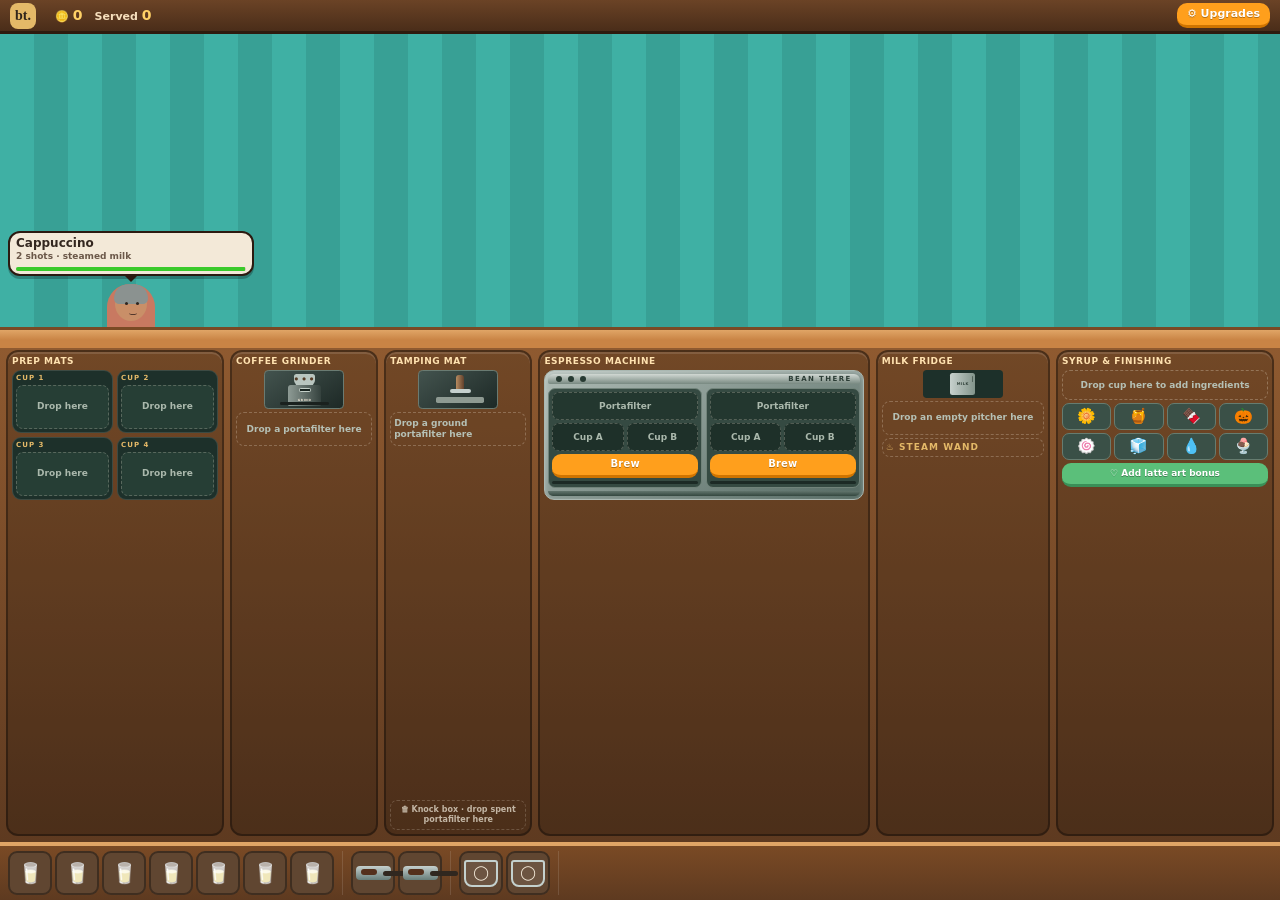
<file: bean-there/index.html>
<!doctype html>
<html lang="en">
<head>
<meta charset="utf-8">
<meta name="viewport" content="width=device-width,initial-scale=1,viewport-fit=cover">
<meta name="theme-color" content="#263b36">
<link rel="manifest" href="manifest.webmanifest">
<link rel="icon" href="icons/icon.svg">
<link rel="apple-touch-icon" href="icons/icon.svg">
<title>Bean There</title>
<link rel="stylesheet" href="css/style.css">
</head>
<body>
<div id="app">
  <header id="topbar">
    <div class="brand"><span class="brand-mark">bt.</span><div><b>BEAN THERE</b><small>COFFEE HOUSE</small></div></div>
    <div id="stats"></div>
    <div class="top-actions"><span id="shiftState">OPEN</span><button id="upgradesBtn" class="top-btn">⚙ Upgrades</button></div>
  </header>
  <section id="customerArea">
    <div class="customer-heading"><div><b>YOUR CUSTOMERS</b><small>Drag finished cups onto an order to serve</small></div><div id="queueCount">0 / 5</div></div>
    <div id="customers"></div>
  </section>
  <main id="counterViewport" aria-label="Scrollable coffee counter">
    <div id="stations"></div>
  </main>
  <section id="shelf" data-drop="shelf">
    <div class="shelf-title"><b>STORAGE</b><small>Drag equipment to a station</small></div>
    <div id="inventory"></div>
  </section>
</div>
<div id="toast" role="status"></div>
<div id="upgradeModal" class="modal" hidden>
  <div class="modal-card"><div class="modal-head"><div><b>Equipment upgrades</b><small>Improve your coffee shop</small></div><button id="closeUpgrades" class="close-btn">✕</button></div><div id="upgradeList"></div></div>
</div>
<div id="shiftModal" class="modal" hidden>
  <div class="modal-card shift-card"><div class="big-icon">☕</div><h2>Shift complete</h2><p id="shiftSummary"></p><button id="restartShift" class="primary">Open the shop again</button></div>
</div>
<script type="module" src="js/game.js"></script>
</body>
</html>
</file>
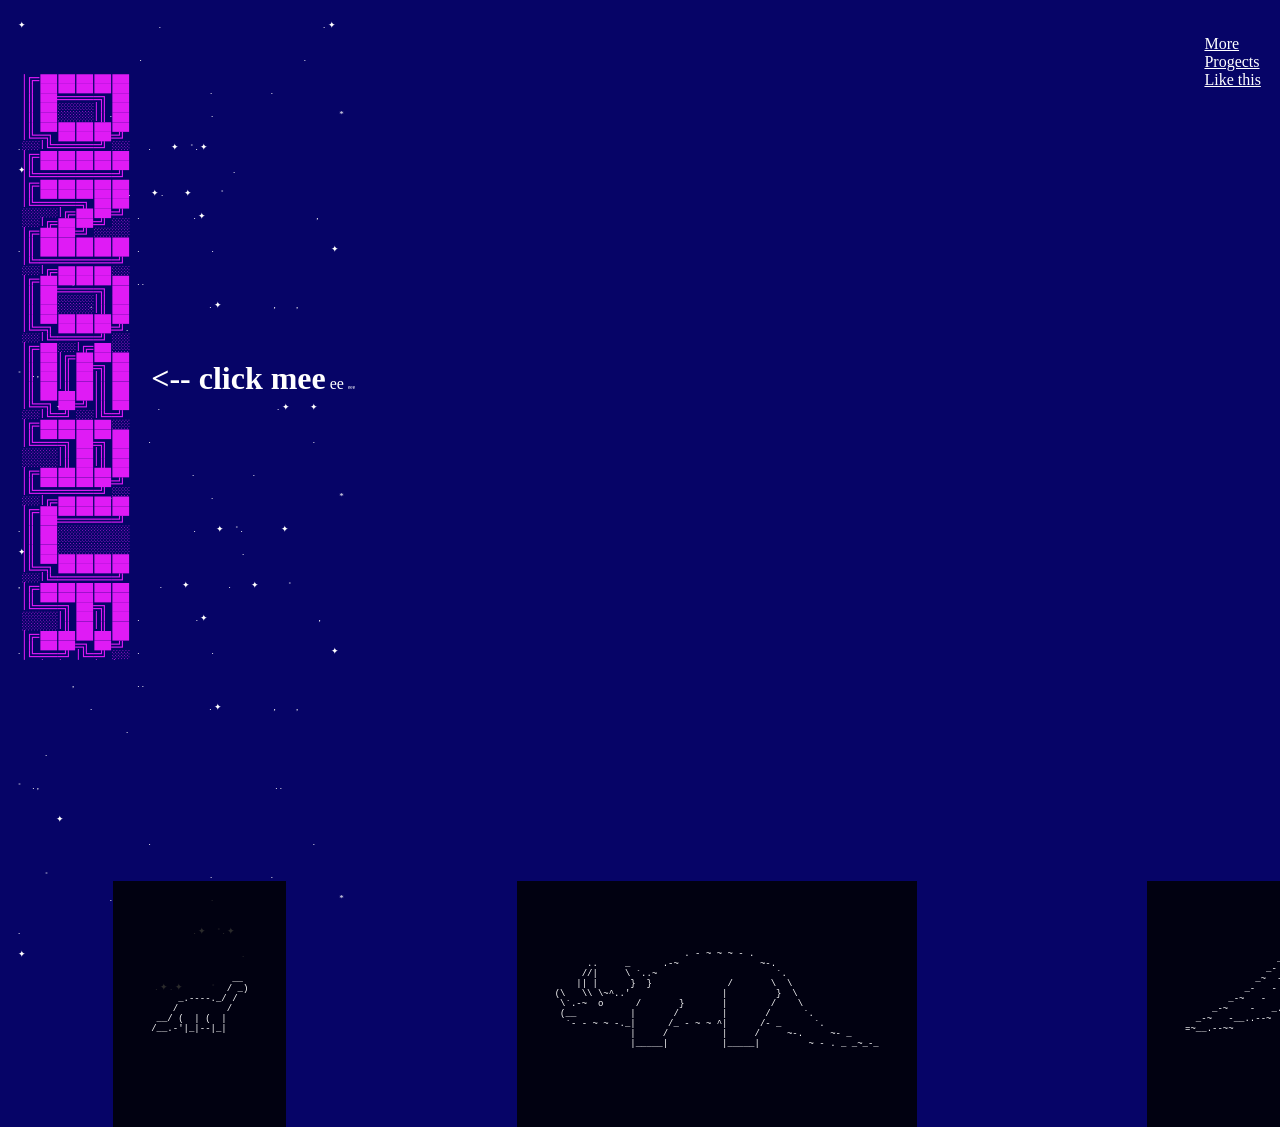
<file: Dinos.html>
<!DOCTYPE html>
<html lang="en">
  <head>
    <meta charset="UTF-8" />
    <meta
      name="viewport"
      content="width=device-width, initial-scale=1.0, maximum-scale=1, minimum-scale=1, user-scalable=no"
    />

    <title>Dinosaurs</title>
    <meta property="og:title" content="Mortons Dinosaurs" />
    <meta property="og:type" content="article" />
    <meta property="og:url" content="https://mortort.github.io/" />
    <meta
      property="og:image"
      content="https://lh3.googleusercontent.com/fife/[base64]w1572-h1550"
    />
    <link
      rel="shortcut icon"
      href="https://lh3.googleusercontent.com/fife/[base64]w1546-h1550"
    />
    <link
      rel="apple-touch-icon"
      href="https://lh3.googleusercontent.com/fife/[base64]w1798-h1550"
    />
    <meta name="mobile-web-app-capable" content="yes" />
    <meta name="apple-mobile-web-app-capable" content="yes" />
    <meta
      name="apple-mobile-web-app-status-bar-style"
      content="black-translucent"
    />

    <style>
      .logo {
        color: white;
        width: 2cm;
        height: auto;
        position: absolute;
        top: 0.25cm;
        right: 0;
        display: block;
        z-index: 1;
        vertical-align: top;
      }
      .logoimg {
        width: 2cm;
        height: 2cm;
      }
      .bigdino {
        transform-origin: center;
        transform: rotate(90deg);
        position: absolute;
        top: 30%;
        left: -6cm;
        color: #df1bf5;
        font-size: large;
        z-index: 1;
      }
      body {
        background-color: #060467;
        overflow-x: hidden;
        max-width: 100%;
        text-overflow: hidden;
      }
      body::-webkit-scrollbar {
        display: none;
      }
      .container,
      .main-section {
        max-width: 100%;
        overflow-x: hidden;
        box-sizing: border-box;
      }
      .stars {
        position: absolute;
        top: 0;
        left: 0;
        color: white;
        background-color: rgba(0, 0, 0, 0);
        font-size: xx-small;
        white-space: pre-wrap;
        text: nowrap;
        z-index: 0;
        width: device-width;
        height: 100%;
      }
      .echos {
        color: white;
        position: absolute;
        top: 40%;
        left: 4cm;
        white-space: nowrap;
      }
      .DinoCar {
        overflow-x: scroll;
        overflow-y: hidden;
        white-space: nowrap;
        position: absolute;
        bottom: -6cm;
        left: 0%;
        width: 100%;

        display: block;
        scroll-snap-type: x mandatory;
      }
      .DinoCar::-webkit-scrollbar {
        display: none;
      }
      .DinoArt {
        color: white;
        background-color: rgba(0, 0, 0, 0.832);
        display: inline-flex;
        align-items: center;
        justify-content: center;
        vertical-align: top;
        padding: 1cm;
        margin-inline: 3cm;
        height: 4.5cm;
        width: auto;
        font-size: xx-small;
        scroll-snap-align: center;
      }
    </style>
  </head>
  <body>
    <!---->
    <div class="logo">
      <a class="logo" href="index.html">
        <div>
          <p>More Progects<br />Like this</p>
        </div>
      </a>
    </div>
    <a
      class="bigdino"
      href="https://www.asciiart.eu/animals/reptiles/dinosaurs"
    >
      <pre>

██████╗░██╗███╗░░██╗░█████╗░░██████╗░█████╗░██╗░░░██╗██████╗░
██╔══██╗██║████╗░██║██╔══██╗██╔════╝██╔══██╗██║░░░██║██╔══██╗
██║░░██║██║██╔██╗██║██║░░██║╚█████╗░███████║██║░░░██║██████╔╝
██║░░██║██║██║╚████║██║░░██║░╚═══██╗██╔══██║██║░░░██║██╔══██╗
██████╔╝██║██║░╚███║╚█████╔╝██████╔╝██║░░██║╚██████╔╝██║░░██║
╚═════╝░╚═╝╚═╝░░╚══╝░╚════╝░╚═════╝░╚═╝░░╚═╝░╚═════╝░╚═╝░░╚═╝

      </pre>
    </a>

    <div class="echos">
      <span style="font-size: 24pt; font-weight: 900">&lt;-- click mee</span>
      <span style="font-size: 12pt">ee</span>
      <span style="font-size: 4pt">eee</span>
    </div>

    <div class="stars">
      <p class="stars">
        ✦ 　　 　　　　　　　 　　　　　.　　　　　　　　　　　　　　　　　　. ✦
        <br />
        　 　　　　　　　 　　　　　.　　　　　　　　　　　　　　　　　　.
        <br />
        　　　˚　　　　　　　　　　　　　　    　　. 　 　　　　　. <br />
        　　　　　   　　　　　.　　　　　　　　　　　.　　　　　　　　　　  　　　*
        <br />
        .　　　　　 　　　　　　　　　.     ✦ 　˚ . ✦ <br />
        ✦　　　　　　　　　　　　　　　　　　　　　　　.　　　　　　　　　　　　　　　<br />
         　　　　　　　　　　　　.     ✦ .     ✦ 　　　˚ <br />
         　　　　　　　　　　　　　.　　　　　　. ✦ 　　　　　　　　　　　　,
        <br />
        .　　　　　　　　　　　　　.　　　　  　　　.　　　　　　　　　　　　　✦
        <br />
        　　　　　　,　　　　　　　. . <br />
        　　　　　　　　.　　　　　　　　　　　　　. ✦ 　   　　　, 　　, <br />
        　　　　　　　　　　　　. <br />
        　　　.　　　　　　　　　　　　　 　           　　　　　　　　　　　　　　　　　　　<br />
        ˚   . ,　　　　　　　　　　　       　    　　　　　　　　　　　　　. .
        <br />
         　　    ✦ ✦　　　　 　　　　　.　　　　　　　　　　　　　. ✦     ✦
        <br />
        　　 　　　　　　　 　　　　　.　　　　　　　　　　　　　　　　　　.
        <br />
        　　　˚　　　　　　　　　　　　　　　　. 　 　　　　　. <br />
        　　　　　   　　　　　.　　　　　　　　　　　.　　　　　　　　　　  　　　*
        <br />
        .　　　　　 　　　　　　　　　　　　　　.     ✦ 　˚ .         ✦ <br />
        ✦　　　　　　　　　　　　　　　　　　　　　　　　.　　　　　　　　　　　　　　　
        <br />
        ,  　　　　　　　　　　　　　　　.     ✦         .            ✦ 　　　˚
        <br />
         　　　　　　　　　　　　　.　　　 　　　. ✦ 　　　　　　　　　　　　,
        <br />
        .　　　　　　　　　　　　　.　　　　  　　　.　　　　　　　　　　　　　✦
        <br />
        　　　　　　,　　　　　　　. . 　　　　　 <br />
        　　　　　　　　.　　　　　　　　　　　　　. ✦ 　   　　　, 　　, <br />
        　　　　　　　　　　　　. <br />
        　　　.　　　　　　　　　　　　　 　           　　　　　　　　　　　　　　　　　　　
        <br />
        ˚   . ,　　　　　　　　　　　       　    　　　　　　　　　　　　　. .
        <br />
         　　    ✦ <br />
        　　 　　　　　　　 　　　　　.　　　　　　　　　　　　　　　　　　.
        <br />
        　　　˚　　　　　　　　　　　　　　    　　. 　 　　　　　. <br />
        　　　　　   　　　　　.　　　　　　　　　　　.　　　　　　　　　　  　　　*
        <br />
        .　　　　　 　　　　　　　　　　　　　　. ✦ 　˚ . ✦ <br />
        ✦　　　　　　　　　　　　　　　　　　　　　　　　.　　　　　　　　　　　　　　　
        <br />
         　　　　　　　　　　　　　　　. ✦ . ✦ 　　　˚ <br />
      </p>
    </div>

    <div class="DinoCar">
      <div class="DinoArt">
        <pre>
              
               __
              / _)
     _.----._/ /
    /         /
 __/ (  | (  |
/__.-'|_|--|_|

</pre
        >
      </div>
      <div class="DinoArt">
        <pre>
                        . - ~ ~ ~ - .
      ..     _      .-~               ~-.
     //|     \ `..~                      `.
    || |      }  }              /       \  \
(\   \\ \~^..'                 |         }  \
 \`.-~  o      /       }       |        /    \
 (__          |       /        |       /      `.
  `- - ~ ~ -._|      /_ - ~ ~ ^|      /- _      `.
              |     /          |     /     ~-.     ~- _
              |_____|          |_____|         ~ - . _ _~_-_
        </pre>
      </div>
      <div class="DinoArt">
        <pre>
                           <\              _
                            \\          _/{
                     _       \\       _-   -_
                   /{        / `\   _-     - -_
                 _~  =      ( @  \ -        -  -_
               _- -   ~-_   \( =\ \           -  -_
             _~  -       ~_ | 1 :\ \      _-~-_ -  -_
           _-   -          ~  |V: \ \  _-~     ~-_-  -_
        _-~   -            /  | :  \ \            ~-_- -_
     _-~    -   _.._      {   | : _-``               ~- _-_
  _-~   -__..--~    ~-_  {   : \:}
=~__.--~~              ~-_\  :  /
                           \ : /__
                          //`Y'--\\      =
                         <+       \\
                          \\      WWW
                          MMM
        </pre>
      </div>
      <div class="DinoArt">
        <pre>
                                                     ___._
                                                   .'  <0>'-.._
                                                  /  /.--.____")
                                                 |   \   __.-'~
                                                 |  :  -'/
                                                /:.  :.-'
__________                                     | : '. |
'--.____  '--------.______       _.----.-----./      :/
        '--.__            `'----/       '-.      __ :/
              '-.___           :           \   .'  )/
                    '---._           _.-'   ] /  _/
                         '-._      _/     _/ / _/
                             \_ .-'____.-'__< |  \___
                               <_______.\    \_\_---.7
                              |   /'=r_.-'     _\\ =/
                          .--'   /            ._/'>
                        .'   _.-'
   snd                 / .--'
                      /,/
                      |/`)
                      'c=,
        </pre>
      </div>
    </div>
    <!---->
  </body>
</html>
</file>
<file: bean-there/css/style.css>
:root{color-scheme:dark;--bg:#182824;--panel:#263b36;--panel2:#304941;--wood:#8a5b3a;--wood2:#563a2a;--cream:#f3e9d8;--muted:#b5c0b5;--gold:#e4b968;--green:#79a58a;--red:#c76b5c;--line:rgba(245,235,218,.14)}
*{box-sizing:border-box}html,body{margin:0;width:100%;height:100%;overflow:hidden;background:var(--bg);color:var(--cream);font:14px/1.25 ui-rounded,"Avenir Next",system-ui,sans-serif;user-select:none;-webkit-user-select:none;-webkit-tap-highlight-color:transparent}button{font:inherit;color:inherit;border:0;cursor:pointer;touch-action:manipulation}#app{height:100dvh;min-height:0;display:flex;flex-direction:column;overflow:hidden;background:linear-gradient(145deg,#20332e,#17241f)}
#topbar{height:54px;min-height:54px;display:flex;align-items:center;gap:18px;padding:5px 16px;background:#17231f;border-bottom:1px solid var(--line);z-index:3}.brand{display:flex;align-items:center;gap:9px;min-width:145px}.brand-mark{width:35px;height:35px;border-radius:10px;background:var(--gold);color:#30251b;display:grid;place-items:center;font:900 20px Georgia}.brand b{display:block;font-size:12px;letter-spacing:.16em}.brand small{display:block;font-size:8px;letter-spacing:.23em;color:var(--muted)}#stats{display:flex;align-items:center;gap:15px;flex:1;color:var(--muted);font-size:11px}#stats span{white-space:nowrap}#stats b{color:var(--cream);font-size:12px}.top-actions{display:flex;align-items:center;gap:12px}#shiftState{font-size:9px;letter-spacing:.16em;color:#9bc4a5;font-weight:900}.top-btn,.close-btn{background:#3a594d;border:1px solid var(--line);border-radius:8px;padding:8px 12px;font-weight:700;font-size:11px}
#customerArea{height:30%;min-height:105px;max-height:165px;display:flex;flex-direction:column;padding:9px 16px 10px;background:linear-gradient(180deg,#314b43,#273e37);border-bottom:5px solid #735039;box-shadow:0 4px 12px #0c1713}.customer-heading{display:flex;justify-content:space-between;align-items:center;margin-bottom:7px}.customer-heading b{display:block;font-size:10px;letter-spacing:.18em}.customer-heading small{display:block;font-size:9px;color:#c2cdbf;margin-top:2px}.customer-heading #queueCount{font-size:10px;color:var(--gold);font-weight:800}#customers{display:flex;align-items:stretch;gap:9px;min-height:0;flex:1;overflow:hidden}.customer{flex:1;min-width:0;max-width:230px;position:relative;display:flex;flex-direction:column;align-items:center;justify-content:space-between;border:1px solid rgba(255,255,255,.12);border-radius:11px;background:rgba(8,20,16,.2);padding:5px 7px 3px;transition:.15s}.customer.drag-over{border-color:var(--gold);background:rgba(228,185,104,.18);transform:translateY(-2px)}.customer.empty{justify-content:center;border-style:dashed;color:#a6b7aa;font-size:10px}.order-bubble{width:100%;background:var(--cream);color:#33271f;border-radius:8px;padding:5px 7px;box-shadow:0 2px 0 #8c7b68;min-height:44px}.order-bubble b{display:block;font:700 12px Georgia,serif}.order-bubble small{display:block;color:#6b5849;font-size:9px;white-space:nowrap;overflow:hidden;text-overflow:ellipsis;margin-top:2px}.patience{height:4px;background:#d1c5b2;border-radius:5px;overflow:hidden;margin-top:5px}.patience i{display:block;height:100%;transition:width .3s}.portrait{position:relative;width:48px;height:56px;flex:1;max-height:72px;min-height:37px;border-radius:23px 23px 9px 9px;background:var(--shirt);margin-top:4px;overflow:hidden}.portrait:before{content:"";position:absolute;width:32px;height:34px;border-radius:50%;background:var(--skin);left:8px;top:3px}.portrait:after{content:"";position:absolute;width:34px;height:20px;border-radius:22px 22px 8px 8px;background:var(--hair);left:7px;top:0}.portrait i,.portrait b{position:absolute;z-index:1;top:18px;width:3px;height:3px;background:#30251f;border-radius:50%;left:18px}.portrait b{left:29px}.portrait em{position:absolute;z-index:1;top:27px;left:22px;width:8px;height:4px;border-bottom:1.5px solid #53382c;border-radius:50%}.customer-tip{font-size:8px;color:#d1d9cd;margin-top:2px}
#counterViewport{flex:1;min-height:0;overflow-x:auto;overflow-y:hidden;overscroll-behavior-x:contain;scrollbar-width:thin;scrollbar-color:#8b684b #273a32;background:linear-gradient(180deg,#795238,#523827);touch-action:pan-x pan-y}#stations{height:100%;width:max-content;display:flex;align-items:stretch;gap:10px;padding:12px 14px 14px;min-width:100%}.station{position:relative;overflow-y:auto;scrollbar-width:thin;scrollbar-color:#708478 transparent;flex:0 0 auto;width:205px;min-width:205px;display:flex;flex-direction:column;gap:8px;padding:10px;border:1px solid rgba(255,239,214,.2);border-radius:13px;background:linear-gradient(160deg,#304941,#233a32);box-shadow:0 5px 12px rgba(22,12,7,.25);overflow:hidden}.station:before{content:"";position:absolute;top:0;left:0;right:0;height:4px;background:var(--gold);opacity:.8}.station-title{display:flex;align-items:center;gap:8px;min-height:32px}.station-title>span{font:700 11px Georgia,serif;color:var(--gold);background:rgba(228,185,104,.12);border:1px solid rgba(228,185,104,.3);border-radius:6px;padding:5px}.station-title b{display:block;font-size:10px;letter-spacing:.13em}.station-title small{display:block;font-size:9px;color:var(--muted);margin-top:2px}.station-note{font-size:9px;line-height:1.35;color:#b7c4b7;margin-top:auto;padding-top:5px;border-top:1px solid var(--line)}.station-empty{border:1px dashed rgba(245,235,218,.25);border-radius:8px;min-height:54px;display:grid;place-items:center;color:#b5c0b5;font-size:10px;padding:7px}.station-object{display:flex;flex-direction:column;gap:4px}.object{display:flex;align-items:center;gap:7px;min-height:37px;padding:5px 7px;border-radius:8px;border:1px solid rgba(245,235,218,.23);background:rgba(8,20,16,.24);touch-action:none;cursor:grab}.object b{font-size:9px;line-height:1.2}.object.dragging{opacity:.3}.item-emoji{font-size:23px}.pf-visual{width:35px;height:14px;position:relative;border-radius:4px;background:linear-gradient(#c5d0ce,#677d79);display:block}.pf-visual:before{content:"";position:absolute;left:27px;top:5px;width:28px;height:5px;border-radius:3px;background:#30271f}.pf-visual i{position:absolute;left:5px;top:3px;width:16px;height:6px;border-radius:3px;background:#54301c}.pitcher-visual{width:34px;height:27px;border:2px solid #c4d1ce;border-radius:3px 3px 8px 8px;display:grid;place-items:center;font-size:14px;background:#ffffff14}.drop-slot{border:1px dashed rgba(245,235,218,.24);border-radius:7px;min-height:39px;padding:4px;display:flex;align-items:center;justify-content:center;overflow:hidden}.drop-slot .object{width:100%;border:0;background:transparent}.drop-slot.drag-over,.bin.drag-over,.wand-zone.drag-over,.station.drag-over{border-color:var(--gold);background:rgba(228,185,104,.16)}.slot-empty{font-size:9px;color:#aab8ac}.action{position:relative;overflow:hidden;background:#b9874d;color:#211a13;border-radius:7px;padding:8px 9px;font-size:10px;font-weight:900;letter-spacing:.02em}.action:before{content:"";position:absolute;inset:0 auto 0 0;width:var(--progress,0%);background:#f4d49a;opacity:.5;pointer-events:none}.action:disabled{opacity:.65}.action.working{background:#d3a35e}.mat-station{width:260px}.mats-grid{display:grid;grid-template-columns:1fr 1fr;gap:8px}.mat{background:#1d302a;border:1px solid var(--line);border-radius:9px;padding:6px;min-width:0}.mat label{display:block;font-size:8px;letter-spacing:.15em;color:var(--gold);margin-bottom:5px}.mat .drop-slot{min-height:68px;background:#263e35}.mat .object{flex-direction:column;justify-content:center;min-height:56px}.mat .object b{font-size:8px}.grinder-station{width:195px}.machine-illustration{height:93px;position:relative;border-radius:10px;background:linear-gradient(145deg,#43534e,#1d2926);border:1px solid #6a7b72;overflow:hidden}.grinder-art .hopper{position:absolute;top:6px;left:69px;width:50px;height:28px;background:#b9c5bf;border-radius:6px 6px 14px 14px;color:#573c27;text-align:center;letter-spacing:3px;font-size:10px;padding-top:6px}.grinder-body{position:absolute;top:32px;left:55px;width:78px;height:50px;background:linear-gradient(90deg,#8e9b95,#35423e);border-radius:7px 7px 3px 3px;display:grid;place-items:center}.grinder-body i{width:28px;height:9px;background:#18231f;border:2px solid #c4cfc8;border-radius:3px}.grinder-body b{font-size:7px;letter-spacing:.2em}.grinder-base{position:absolute;bottom:7px;left:35px;width:118px;height:8px;background:#1a211e;border-radius:3px}.tamper-station{width:190px}.tamper-art .tamper-handle{position:absolute;left:87px;top:9px;width:20px;height:36px;background:linear-gradient(90deg,#b88b60,#60412d);border-radius:7px 7px 2px 2px}.tamper-art .tamper-disc{position:absolute;left:72px;top:42px;width:50px;height:9px;border-radius:5px;background:#c5d0ce}.tamper-art .tamper-base{position:absolute;left:40px;bottom:13px;width:115px;height:14px;background:#8e9a92;border-radius:4px}.espresso-station{width:345px}.espresso-shell{border-radius:10px;border:1px solid #aab8b2;background:linear-gradient(150deg,#aebbb5,#566b64);padding:7px;box-shadow:inset 0 2px 5px #ffffff55}.espresso-top{height:25px;background:linear-gradient(#d1d8d3,#788981);border-radius:6px 6px 2px 2px;display:flex;align-items:center;gap:6px;padding:0 8px;color:#2b3c35;font-size:7px;font-weight:900;letter-spacing:.2em}.espresso-top i{width:6px;height:6px;border-radius:50%;background:#273a32}.espresso-top span{margin-left:auto}.group-row{display:grid;grid-template-columns:1fr 1fr;gap:7px;margin-top:7px}.group-head{padding:6px;background:#354a42;border:1px solid #71837a;border-radius:7px;display:flex;flex-direction:column;gap:4px}.group-head>b{font-size:8px;letter-spacing:.15em;color:#e7d7bd}.group-slot{min-height:43px;background:#23372f}.cup-target{min-height:38px;background:#1e3029}.cup-target .object,.group-slot .object{min-height:28px}.cup-target .object b,.group-slot .object b{font-size:8px}.brew{width:100%;padding:7px}.progress-track{height:3px;background:#1c2a25;border-radius:4px;overflow:hidden}.progress-track i{display:block;height:100%;width:0;background:var(--gold)}.drip-tray{height:9px;background:linear-gradient(#62756d,#34473f);border-radius:0 0 5px 5px;margin-top:6px}.milk-station{width:215px}.fridge-art{height:65px;display:grid;place-items:center;background:#1d302a;border-radius:9px}.fridge-door{width:60px;height:54px;border-radius:6px;background:linear-gradient(90deg,#c7d1cd,#82948b);position:relative;color:#304039;display:grid;place-items:center;font-size:9px;letter-spacing:.12em}.fridge-door i{position:absolute;right:6px;top:9px;width:3px;height:14px;border-radius:3px;background:#52635a}.wand-zone{border:1px dashed rgba(245,235,218,.25);border-radius:8px;padding:7px;display:flex;flex-direction:column;gap:5px}.wand-zone>b{font-size:9px;color:var(--gold);letter-spacing:.12em}.wand-zone>small{font-size:8px;color:var(--muted)}.pantry-station{width:275px}.pump-cup{min-height:47px;border:1px dashed rgba(245,235,218,.28);border-radius:8px;padding:4px;display:grid;place-items:center;color:var(--muted);font-size:9px}.pump-cup .object{width:100%}.pump-grid{display:grid;grid-template-columns:repeat(4,1fr);gap:5px}.pump{background:#3a5047;border:1px solid #667c70;border-radius:7px;padding:5px 2px;display:flex;flex-direction:column;align-items:center;gap:2px;min-width:0}.pump i{font-style:normal;font-size:11px;font-weight:900;color:var(--gold)}.pump span{font-size:8px;white-space:nowrap}.pump small{font-size:7px;color:#c3d0c5}.secondary{background:transparent;border:1px solid #8da498;color:#dbe6db;border-radius:7px;padding:7px;font-size:9px}.recipe-station{width:220px}.recipe-list{overflow:auto;max-height:calc(100% - 95px);display:flex;flex-direction:column;gap:5px}.recipe-list>div{padding:5px 7px;background:#1d302a;border-radius:6px}.recipe-list b{display:block;font-size:9px}.recipe-list small{display:block;font-size:8px;color:var(--muted);margin-top:2px}.bin{padding:8px;border:1px dashed rgba(245,235,218,.2);border-radius:7px;text-align:center;font-size:8px;color:#c2b5a4;margin-top:auto}
#shelf{height:88px;min-height:88px;display:flex;align-items:stretch;gap:12px;padding:8px 13px;background:linear-gradient(#4a3527,#2b211b);border-top:4px solid #a7774e;z-index:2}#shelf[data-drop=shelf]{} #shelf.drag-over{border-top-color:var(--gold);background:#4c3d2e} .shelf-title{width:90px;flex:0 0 90px;display:flex;flex-direction:column;justify-content:center;border-right:1px solid var(--line)}.shelf-title b{font-size:10px;letter-spacing:.17em}.shelf-title small{font-size:8px;color:#c1b3a1;margin-top:4px}.#inventory{}#inventory{display:flex;align-items:center;gap:12px;min-width:0;flex:1;overflow-x:auto;scrollbar-width:thin;scrollbar-color:#927454 transparent}.inventory-group{display:flex;align-items:center;gap:5px;min-width:max-content;padding-right:12px;border-right:1px solid rgba(255,255,255,.12)}.inventory-group>b{font-size:8px;letter-spacing:.12em;color:#d7b985;margin-right:2px}.inventory-group>small{font-size:8px;color:#b7aa99}.inventory-group .object{width:86px;min-height:47px;background:#604631}.inventory-group .object b{font-size:8px}.inventory-tools{display:flex;flex-direction:column;justify-content:center;gap:6px;min-width:125px;color:#b7aa99;font-size:8px}.inventory-tools b{color:#f0d8b3}
#toast{position:fixed;left:50%;bottom:125px;transform:translate(-50%,12px);opacity:0;pointer-events:none;background:#f3e9d8;color:#33271f;border-radius:10px;padding:9px 14px;font-size:11px;font-weight:700;box-shadow:0 5px 18px #0006;z-index:20;transition:.18s;max-width:90vw;text-align:center}#toast.show{opacity:1;transform:translate(-50%,0)}.drag-ghost{position:fixed;z-index:50;pointer-events:none;transform:translate(-50%,-50%);background:#6e513b;border:2px solid var(--gold);border-radius:9px;padding:7px 10px;box-shadow:0 8px 20px #0008;min-width:90px}.drag-ghost .object{border:0;background:transparent}.modal{position:fixed;inset:0;z-index:30;background:#0b1512dd;display:grid;place-items:center;padding:15px}.modal[hidden]{display:none}.modal-card{width:min(540px,94vw);max-height:85vh;overflow:auto;background:#263b36;border:1px solid #74877a;border-radius:14px;padding:15px;box-shadow:0 12px 40px #0008}.modal-head{display:flex;justify-content:space-between;align-items:center;margin-bottom:12px}.modal-head b{display:block;font:700 18px Georgia,serif}.modal-head small{display:block;color:var(--muted);font-size:10px;margin-top:3px}.close-btn{padding:7px 10px}.upgrade-row{display:flex;align-items:center;justify-content:space-between;gap:12px;padding:10px 0;border-top:1px solid var(--line)}.upgrade-row b{display:block;font-size:11px}.upgrade-row small{display:block;color:var(--muted);font-size:9px;line-height:1.4;margin-top:3px}.upgrade-row button,.primary{background:var(--gold);color:#2d2118;border-radius:7px;padding:8px 10px;font-size:10px;font-weight:900;white-space:nowrap}.upgrade-row button:disabled{opacity:.5}.shift-card{text-align:center;width:min(340px,92vw)}.big-icon{font-size:40px}.shift-card h2{font:700 22px Georgia,serif}.shift-card p{font-size:11px;color:var(--muted);line-height:1.5}.primary{margin-top:8px;padding:11px 15px}
@media (orientation:portrait){#topbar{height:48px;min-height:48px;padding:4px 9px;gap:7px}.brand{min-width:105px}.brand-mark{width:30px;height:30px}.brand b{font-size:10px}#stats{gap:7px;font-size:9px;overflow:hidden}#stats span:nth-child(n+3){display:none}.top-actions{gap:5px}#shiftState{display:none}.top-btn{font-size:9px;padding:7px}#customerArea{height:28%;min-height:140px;padding:7px}.customer{padding:4px}.order-bubble{padding:4px}.order-bubble b{font-size:10px}.order-bubble small{font-size:8px}.portrait{width:38px}.customer-tip{font-size:7px}#stations{padding:9px;gap:8px}.station{transform:none}#shelf{height:82px;min-height:82px;padding:6px;gap:7px}.shelf-title{width:62px;flex-basis:62px}.inventory-group .object{width:76px;min-height:42px}.inventory-tools{display:none}#toast{bottom:92px}}
@media(prefers-reduced-motion:reduce){*{scroll-behavior:auto!important;transition:none!important}}

/* ===== Cooking Fever look: bright, chunky, and everything fits one screen ===== */
:root{--wall:#3fb0a4;--wall2:#38a095;--wood:#c98445;--wood2:#8f5a30;--wood3:#5e3a20;--pop:#ff9f1c;--pop2:#cf7400;--ink:#2b1a10}
html,body{font-family:"Arial Rounded MT Bold","Avenir Next",ui-rounded,system-ui,sans-serif;font-weight:700}
#app{background:var(--wood3)}
#topbar{height:34px;min-height:34px;padding:2px 10px;gap:10px;background:linear-gradient(#6b4326,#4a2d19);border-bottom:3px solid #2e1b0e}
.brand{min-width:0}.brand b,.brand small{display:none}.brand-mark{width:26px;height:26px;border-radius:8px;font-size:14px}
#stats{gap:12px;font-size:11px;color:#f6dfbd}#stats span:nth-child(n+3){display:none}#stats b{font-size:14px;color:#ffd166}
#shiftState{display:none}
.top-btn,.primary,.upgrade-row button{background:var(--pop);color:#fff;border:0;border-bottom:3px solid var(--pop2);border-radius:10px;padding:4px 10px;font-size:11px;text-shadow:0 1px 0 rgba(0,0,0,.3)}
#customerArea{position:relative;flex:0 0 31%;height:auto;min-height:96px;max-height:none;padding:0 8px;border:0;box-shadow:none;background:repeating-linear-gradient(90deg,var(--wall) 0 34px,var(--wall2) 34px 68px)}
#customerArea:after{content:"";position:absolute;left:0;right:0;bottom:0;height:12px;background:linear-gradient(#e0a566,#c98445);border-top:3px solid #7a4a25;z-index:2;pointer-events:none}
.customer-heading,.customer-tip{display:none}
#customers{height:100%;gap:8px;padding-bottom:4px;align-items:flex-end}
.customer{position:relative;z-index:1;flex:1;max-width:none;justify-content:flex-end;padding:0;border:0;background:none;border-radius:12px}
.customer.empty span{display:none}.customer.drag-over{background:rgba(255,209,102,.4);transform:none}
.order-bubble{position:relative;margin-bottom:8px;padding:3px 6px;min-height:0;border:2px solid var(--ink);border-radius:12px;box-shadow:0 3px 0 rgba(0,0,0,.25)}
.order-bubble:after{content:"";position:absolute;left:50%;bottom:-8px;margin-left:-6px;border:6px solid transparent;border-bottom:0;border-top-color:var(--ink)}
.order-bubble b{font:800 12px "Arial Rounded MT Bold",ui-rounded,system-ui,sans-serif}
.order-bubble small{white-space:normal;line-height:1.1;font-size:9px}
.portrait{flex:none;width:48px;height:56px;max-height:none;margin:0 0 -10px}
#counterViewport{overflow:hidden;background:linear-gradient(180deg,var(--wood) 0 8px,var(--wood2) 8px,var(--wood3))}
#stations{width:100%;min-width:0;height:100%;display:grid;grid-template-columns:1.25fr .85fr .85fr 1.9fr 1fr 1.25fr;gap:6px;padding:10px 6px 6px}
#stations .station{width:auto;min-width:0;padding:4px;gap:3px;overflow:hidden;background:rgba(0,0,0,.2);border:2px solid rgba(0,0,0,.35);border-radius:12px;box-shadow:inset 0 2px 0 rgba(255,255,255,.12)}
.station:before,.station-title>span,.station-title small,.station-note,.recipe-station{display:none}
.station-title{min-height:0;gap:4px}.station-title b{font-size:9px;letter-spacing:.06em;color:#ffe2b0}
.machine-illustration,.fridge-art{zoom:.42;margin:0 auto;width:190px;flex:none}
.station-empty{min-height:34px;font-size:9px;padding:3px}
.object{min-height:30px;padding:3px 5px;gap:4px;border:2px solid rgba(0,0,0,.35);background:#f6dfbd26;border-radius:9px}.object b{font-size:8px}
.action,.secondary{background:var(--pop);color:#fff;border:0;border-bottom:3px solid var(--pop2);border-radius:9px;padding:5px;font-size:10px;text-shadow:0 1px 0 rgba(0,0,0,.3)}
.secondary{background:#5bbf7a;border-bottom-color:#3a8f57;font-size:9px}
.mats-grid{gap:4px}.mat{padding:3px}.mat label{font-size:7px;margin-bottom:2px}.mat .drop-slot{min-height:44px}.mat .object{min-height:38px}.mat .object b{display:none}.item-emoji{font-size:20px}
.espresso-shell{padding:4px}.espresso-top{height:14px}.group-row{gap:4px;margin-top:4px}
.group-head{padding:3px;display:grid;grid-template-columns:1fr 1fr;gap:3px}
.group-head>b{grid-column:1/-1;font-size:7px}.group-slot,.brew,.progress-track{grid-column:1/-1}.group-slot{min-height:32px}.cup-target{min-height:32px}.drip-tray{height:5px;margin-top:3px}
.wand-zone{padding:3px;gap:3px}.wand-zone small{display:none}.pump-cup{min-height:30px}
.pump-grid{gap:3px}.pump{padding:3px 0}.pump i{font-size:15px}.pump span,.pump small{display:none}
.bin{padding:4px;font-size:8px}
#shelf{height:58px;min-height:58px;padding:4px 8px;gap:6px;background:linear-gradient(#7a4a25,#5e3a20);border-top:4px solid #e0a566}
.shelf-title,.inventory-tools,.inventory-group>b{display:none}
#inventory{overflow:hidden;gap:8px}.inventory-group{gap:3px;padding-right:8px;min-width:0}
.inventory-group .object{width:44px;min-height:44px;flex-direction:column;justify-content:center;padding:2px}.inventory-group .object b{display:none}
#toast{bottom:68px}
@media(orientation:portrait){#customerArea{flex-basis:26%}#counterViewport{overflow-y:auto}#stations{height:auto;grid-template-columns:repeat(2,1fr)}}
#customerArea{flex-basis:34%}#customerArea:after{height:10px}.portrait{margin-bottom:-4px}
.group-head>b,.espresso-title{display:none}.espresso-top{height:10px}.group-slot,.cup-target{min-height:28px}.brew{padding:4px}.espresso-shell{padding:3px}
@media(max-height:340px){html{zoom:.8}#app{height:calc(100dvh / .8)}}
.group-slot .object b,.cup-target .object b{font-size:6.5px;line-height:1.05}
</file>
